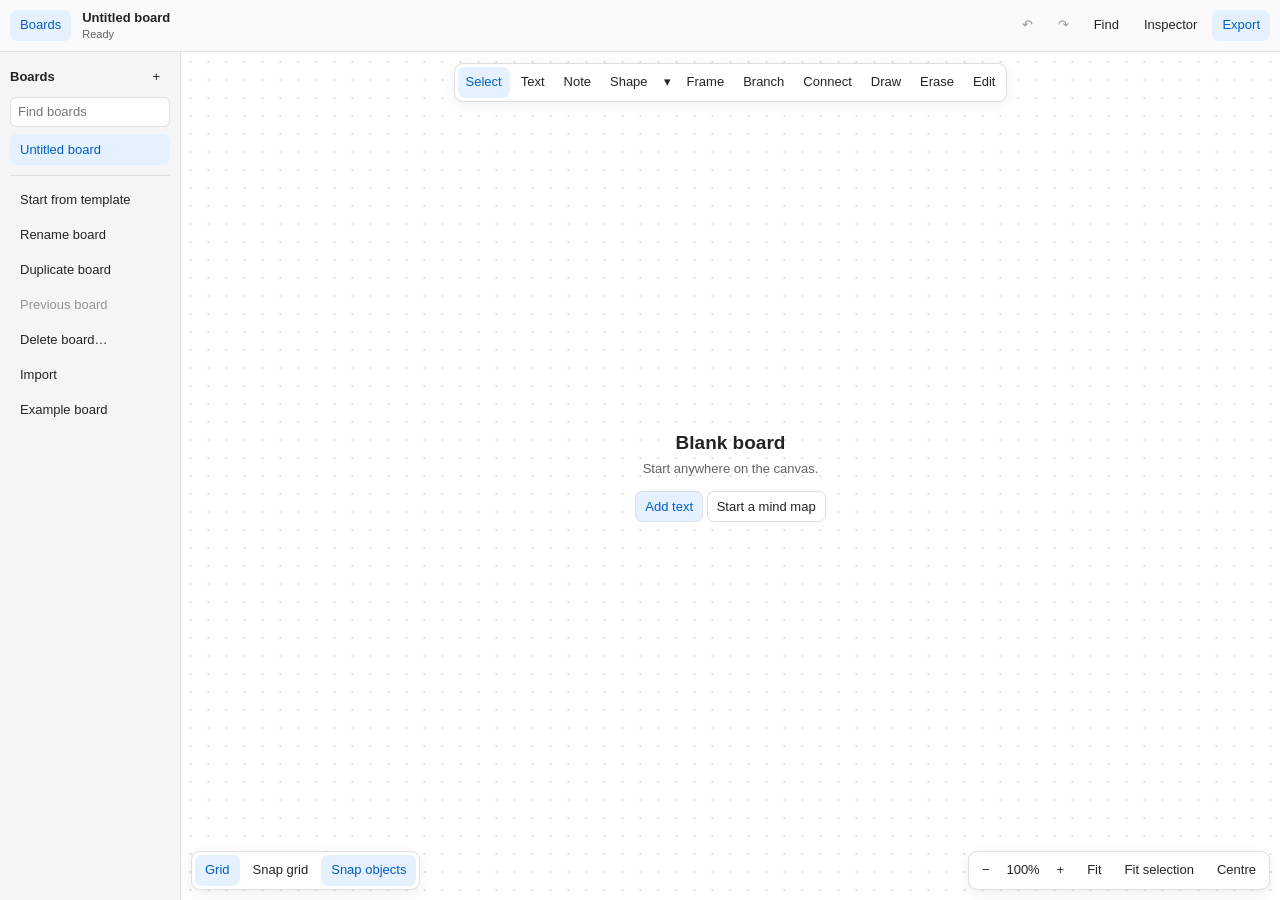
<file: prototype/index.html>
<!doctype html>
<html lang="en">
<head>
  <meta charset="utf-8">
  <meta name="viewport" content="width=device-width, initial-scale=1">
  <meta http-equiv="Content-Security-Policy" content="default-src 'self'; script-src 'self'; style-src 'self'; img-src 'self' blob:; connect-src 'none'; object-src 'none'; base-uri 'none'">
  <title>Mind Mapper</title>
  <link rel="stylesheet" href="workspace.css">
  <script defer src="../src/model.js"></script>
  <script defer src="board.js"></script>
  <script defer src="geometry.js"></script>
  <script defer src="export.js"></script>
  <script defer src="export-dialog.js"></script>
  <script defer src="arrangement.js"></script>
  <script defer src="workflows.js"></script>
  <script defer src="structure.js"></script>
  <script defer src="ink.js"></script>
  <script defer src="wire-controls.js"></script>
  <script defer src="workspace.js"></script>
</head>
<body>
  <header class="titlebar">
    <button type="button" data-command="boards" aria-pressed="true" aria-controls="library">Boards</button>
    <div class="document">
      <input id="board-title" aria-label="Board title" maxlength="120" disabled>
      <span id="status" role="status" aria-live="polite">Opening…</span>
    </div>
    <button type="button" data-command="undo" aria-label="Undo" disabled>↶</button>
    <button type="button" data-command="redo" aria-label="Redo" disabled>↷</button>
    <button type="button" data-command="find" aria-controls="find-panel" aria-expanded="false">Find</button>
    <button type="button" data-command="inspector" aria-pressed="false" aria-controls="inspector">Inspector</button>
    <button type="button" id="export-trigger" class="accent" popovertarget="export-menu">Export</button>
    <div id="export-menu" popover>
      <button type="button" data-command="exportFigure">Figure…</button>
      <button type="button" data-command="exportBoard">Editable board</button>
      <button type="button" data-command="exportLibrary">Editable library</button>
    </div>
  </header>
  <div class="workspace">
    <aside id="library" aria-label="Board library">
      <div class="panel-title"><h2>Boards</h2><button type="button" data-command="new" aria-label="New board">+</button></div>
      <input id="library-search" class="panel-search" type="search" placeholder="Find boards" aria-label="Find boards">
      <nav id="board-list" aria-label="Saved boards"></nav>
      <div class="library-actions">
        <button type="button" popovertarget="starters">Start from template</button>
        <div id="starters" class="popup" popover>
          <button type="button" data-starter="mindmap">Mind map</button>
          <button type="button" data-starter="flowchart">Flowchart</button>
          <button type="button" data-starter="signal">Signal flow</button>
        </div>
        <button type="button" data-command="renameBoard">Rename board</button>
        <button type="button" data-command="duplicateBoard">Duplicate board</button>
        <button type="button" data-command="previousBoard" disabled>Previous board</button>
        <button type="button" data-command="removeBoard">Delete board…</button>
        <button type="button" data-command="open">Import</button>
        <button type="button" data-command="example">Example board</button>
      </div>
    </aside>
    <main aria-label="Mind Mapper board">
      <div id="viewport" tabindex="0" aria-label="Canvas" data-tool="select">
        <div id="world">
          <svg id="diagram" aria-hidden="true"></svg>
          <div id="objects" aria-label="Board objects"></div>
          <svg id="stroke-preview" aria-hidden="true"></svg>
          <svg id="wire-preview" aria-hidden="true"></svg>
          <div id="marquee" hidden></div>
          <div id="guides" aria-hidden="true"></div>
          <div id="handles"></div>
          <div id="ports" aria-label="Connector ports"></div>
          <div id="wire-handles" aria-label="Selected connector handles"></div>
          <textarea id="object-editor" aria-label="Object text" maxlength="20000" spellcheck="true" hidden></textarea>
        </div>
      </div>
      <div id="empty" hidden>
        <h1>Blank board</h1><p>Start anywhere on the canvas.</p>
        <div><button type="button" class="accent" data-start="text">Add text</button>
          <button type="button" data-start="branch">Start a mind map</button></div>
      </div>
      <div class="tools floating" role="group" aria-label="Canvas tools">
        <button type="button" data-tool="select" aria-pressed="true" title="Select or move">Select</button>
        <button type="button" data-tool="text" aria-pressed="false" title="Place text">Text</button>
        <button type="button" data-tool="note" aria-pressed="false" title="Place a note">Note</button>
        <button type="button" data-tool="shape" aria-pressed="false" title="Place a block">Shape</button>
        <button type="button" class="tool-caret" popovertarget="shapes" aria-label="Shape options">▾</button>
        <div id="shapes" class="popup" popover>
          <button type="button" data-shape="rectangle">Rectangle</button>
          <button type="button" data-shape="rounded">Rounded box</button>
          <button type="button" data-shape="decision">Decision</button>
          <button type="button" data-shape="circle">Circle</button>
          <button type="button" data-shape="line">Line</button>
          <button type="button" data-shape="junction">Junction</button>
        </div>
        <button type="button" data-tool="group" aria-pressed="false" title="Place a frame">Frame</button>
        <button type="button" data-tool="branch" aria-pressed="false" title="Place a branch root">Branch</button>
        <button type="button" data-tool="link" aria-pressed="false" title="Select two objects to connect">Connect</button>
        <button type="button" data-tool="draw" aria-pressed="false" title="Draw a stroke">Draw</button>
        <button type="button" data-tool="erase" aria-pressed="false" title="Erase parts of strokes">Erase</button>
        <button type="button" popovertarget="edit-menu">Edit</button>
        <div id="edit-menu" class="popup" popover>
          <button type="button" data-command="cut">Cut</button>
          <button type="button" data-command="copy">Copy</button>
          <button type="button" data-command="paste">Paste</button>
          <button type="button" data-command="duplicate">Duplicate selection</button>
          <button type="button" data-command="outline">Paste outline…</button>
          <button type="button" data-command="copyMarkdown">Copy Markdown</button>
          <button type="button" data-command="copyRich">Copy rich text</button>
        </div>
      </div>
      <div id="branch-tools" class="floating" role="group" aria-label="Mind map branch actions" hidden>
        <button type="button" data-command="branchLeft" title="Add a child on the left">Left child</button>
        <button type="button" data-command="branchRight" title="Add a child on the right">Right child</button>
        <button type="button" data-command="branchSibling">Sibling</button>
        <button type="button" data-command="branchFold">Fold</button>
      </div>
      <div class="view floating" role="group" aria-label="Canvas view">
        <button type="button" data-command="zoomOut" aria-label="Zoom out">−</button>
        <output id="zoom">100%</output>
        <button type="button" data-command="zoomIn" aria-label="Zoom in">+</button>
        <button type="button" data-command="fit" title="Fit whole board">Fit</button>
        <button type="button" data-command="fitSelection">Fit selection</button>
        <button type="button" data-command="centre" title="Centre on the canvas origin">Centre</button>
      </div>
      <div class="snaps floating" role="group" aria-label="Board grid and snapping">
        <button type="button" data-command="grid" aria-pressed="true" title="Show or hide grid">Grid</button>
        <button type="button" data-command="snapGrid" aria-pressed="false" title="Snap movement to grid">Snap grid</button>
        <button type="button" data-command="snapObjects" aria-pressed="true" title="Snap to nearby objects">Snap objects</button>
      </div>
      <div id="find-panel" class="floating" hidden role="region" aria-label="Find in board">
        <div class="find-heading">
          <input id="board-find" type="search" placeholder="Find on this board" aria-label="Find on this board">
          <button type="button" data-command="closeFind" aria-label="Close find">×</button>
        </div>
        <div id="find-results" aria-live="polite"></div>
      </div>
      <div id="notice" class="floating" hidden role="alert">
        <span id="notice-text"></span><button type="button" data-command="save" id="retry" hidden>Try again</button>
        <button type="button" data-command="dismiss" aria-label="Dismiss message">×</button>
      </div>
    </main>
    <aside id="inspector" aria-label="Selection inspector" hidden>
      <div class="panel-title"><h2>Inspector</h2></div>
      <div id="properties"></div>
    </aside>
  </div>
  <dialog id="export-dialog" aria-labelledby="export-heading">
    <form>
      <h2 id="export-heading">Export figure</h2>
      <div class="export-layout">
        <div class="export-preview" id="export-preview">
          <img id="export-image" alt="Preview of the exported figure" hidden>
          <p id="export-empty">Nothing to export in this area.</p>
        </div>
        <fieldset class="export-options" aria-label="Figure settings">
          <div class="export-field"><label for="export-scope">Area</label>
            <select id="export-scope" autofocus>
              <option value="board">Whole board</option>
              <option value="selection">Selection</option>
              <option value="frame">Named frame</option>
            </select>
          </div>
          <div class="export-field" id="export-frame-field" hidden><label for="export-frame">Frame</label> <select id="export-frame"></select></div>
          <div class="export-field"><label for="export-format">Format</label>
            <select id="export-format">
              <option value="svg">SVG</option>
              <option value="pdf">PDF</option>
              <option value="png">PNG</option>
              <option value="jpeg">JPEG</option>
            </select>
          </div>
          <div class="export-field"><label for="export-background">Background</label>
            <select id="export-background">
              <option value="transparent">Transparent</option>
              <option value="white">White</option>
              <option value="board">Canvas</option>
            </select>
          </div>
          <div class="export-field"><label for="export-padding">Padding (px)</label>
            <select id="export-padding">
              <option value="0">0</option>
              <option value="12">12</option>
              <option value="24" selected>24</option>
              <option value="48">48</option>
              <option value="96">96</option>
            </select>
          </div>
          <div class="export-field" id="export-scale-field" hidden><label for="export-scale">Scale</label>
            <select id="export-scale">
              <option value="0.5">0.5×</option>
              <option value="1" selected>1×</option>
              <option value="2">2×</option>
              <option value="3">3×</option>
              <option value="4">4×</option>
            </select>
          </div>
          <label class="export-folds"><input type="checkbox" id="export-folds"> Include folded branches</label>
        </fieldset>
      </div>
      <p id="export-size" aria-live="polite"></p>
      <footer>
        <div class="export-feedback">
          <p id="export-status" role="status"></p>
          <button type="button" id="export-reveal" hidden>Show in Finder</button>
        </div>
        <button type="button" id="export-close">Close</button>
        <button type="button" id="export-share" hidden>Share…</button>
        <button type="submit" id="export-save" class="accent">Save…</button>
      </footer>
    </form>
  </dialog>
  <dialog id="outline-dialog" aria-labelledby="outline-heading">
    <form method="dialog">
      <h2 id="outline-heading">Paste outline</h2>
      <label for="outline-text">Indented text</label>
      <textarea id="outline-text" rows="8" required spellcheck="false"></textarea>
      <footer><button type="submit" value="cancel" formnovalidate>Cancel</button><button type="submit" value="paste" class="accent">Add branches</button></footer>
    </form>
  </dialog>
  <dialog id="delete-dialog" aria-labelledby="delete-heading">
    <form method="dialog">
      <h2 id="delete-heading">Delete board?</h2>
      <p id="delete-title"></p>
      <footer><button type="submit" value="cancel" autofocus>Cancel</button><button type="submit" value="delete" class="danger">Delete board</button></footer>
    </form>
  </dialog>
  <input type="file" id="import-file" accept=".json,.mindmap,application/json" hidden>
</body>
</html>
</file>
<file: prototype/workspace.css>
:root {
  color-scheme: light dark;
  --paper: light-dark(#fff, #1e1e1e);
  --chrome: light-dark(#fafafc, #252528);
  --panel: light-dark(#f5f5f7, #29292d);
  --ink: light-dark(#242426, #e8e8ed);
  --quiet: light-dark(#626268, #a8a8af);
  --line: light-dark(#dedee4, #48484e);
  --wire: light-dark(#71717a, #a7a7b3);
  --grid: light-dark(#dcdce4, #404046);
  --blue: light-dark(#005fc4, #82b9ff);
  --selection: light-dark(#e6f1ff, #28476b);
  --error: light-dark(#a82838, #ff9baa);
  --shadow: light-dark(#20203312, #0005);
  font: 13px/1.4 -apple-system, BlinkMacSystemFont, "Segoe UI", sans-serif;
  color: var(--ink);
  background: var(--paper);
}
* { box-sizing: border-box; }
[hidden] { display: none !important; }
body { margin: 0; height: 100vh; display: flex; flex-direction: column; overflow: hidden; }
button, input, textarea, select { font: inherit; color: inherit; }
button {
  padding: 4px 9px; min-height: 31px; border: 1px solid transparent; border-radius: 7px;
  background: transparent; white-space: nowrap; cursor: pointer;
}
button:hover { background: var(--panel); }
button:disabled { opacity: .45; cursor: default; }
button.accent, button[aria-pressed=true], button[aria-current=true] { background: var(--selection); color: var(--blue); }
:focus-visible { outline: 2px solid var(--blue); outline-offset: 2px; }
.titlebar {
  position: relative; z-index: 4; min-height: 52px; display: flex; gap: 5px;
  align-items: center; padding: 6px 10px; background: var(--chrome); border-bottom: 1px solid var(--line);
}
.document { min-width: 10px; flex: 1; display: grid; align-content: center; padding-inline: 6px; }
#board-title {
  padding: 0; border: 0; background: transparent; font-weight: 600; width: 100%; text-overflow: ellipsis;
}
#status { color: var(--quiet); font-size: 11px; }
#status[data-failed=true] { color: var(--error); }
.workspace { flex: 1; min-height: 0; display: flex; }
aside { width: 181px; flex: none; background: var(--panel); padding: 10px; overflow: auto; }
#library { border-right: 1px solid var(--line); }
#inspector { border-left: 1px solid var(--line); width: 218px; }
.panel-title { display: flex; justify-content: space-between; align-items: center; min-height: 31px; }
h2 { margin: 0; font-size: 13px; font-weight: 600; }
#board-list, .library-actions { display: grid; gap: 4px; }
.panel-search, #board-find, #outline-text {
  width: 100%; min-width: 0; border: 1px solid var(--line); border-radius: 6px;
  background: var(--paper); padding: 5px 7px;
}
.panel-search { margin: 4px 0 7px; }
#board-list button { text-align: start; overflow: hidden; text-overflow: ellipsis; }
.library-actions { margin-top: 10px; border-top: 1px solid var(--line); padding-top: 8px; }
.library-actions button { text-align: start; }
aside button:hover { background: var(--chrome); }
main { position: relative; flex: 1; min-width: 0; }
#viewport {
  position: absolute; inset: 0; overflow: hidden; touch-action: none; outline-offset: -2px;
  background-image: radial-gradient(var(--grid) var(--grid-dot, .75px), transparent calc(var(--grid-dot, .75px) + .15px));
  background-size: 18px 18px; background-position: center;
}
#viewport[data-tool=draw], #viewport[data-tool=link], #viewport[data-tool=erase] { cursor: crosshair; }
#viewport[data-panning=true] { cursor: grabbing; }
#viewport[data-grid=false] { background-image: none; }
#world, #objects, #diagram, #stroke-preview, #wire-preview {
  position: absolute; left: 0; top: 0; width: 0; height: 0; overflow: visible;
}
#world { transform-origin: 0 0; }
#diagram, #stroke-preview, #wire-preview { width: 1px; height: 1px; pointer-events: none; }
#wire-preview .live-wire { stroke: var(--blue); stroke-width: 2; stroke-dasharray: 4 3; fill: none; }
.edge-target { pointer-events: stroke; cursor: pointer; }
.object, #object-editor {
  position: absolute; padding: 7px 10px; margin: 0; text-align: start;
  border: 1px solid var(--line); border-radius: 7px; min-height: 0;
}
.object {
  display: grid; align-content: center; white-space: normal; line-height: 1.25;
  overflow: visible; background: var(--paper); isolation: isolate;
}
.object[data-type=text] { border-color: transparent; background: transparent; }
.object[data-type=shape], .object[data-type=note] { border-color: transparent; background: transparent; }
.object .figure {
  position: absolute; inset: -1px; width: calc(100% + 2px); height: calc(100% + 2px);
  overflow: visible; z-index: -1; pointer-events: none;
}
.object[data-type=branch] { border-radius: 10px; }
.object[data-type=group] { border-color: transparent; align-content: start; background: transparent; pointer-events: none; }
.object[data-type=group] > span { pointer-events: auto; }
.object[data-type=stroke] { background: transparent; border-color: transparent; pointer-events: none; }
.object[data-type=stroke] .stroke-hit { pointer-events: stroke; }
.object.line-object::after { content: ""; position: absolute; inset: -5px 0; }
.object[data-locked=true] { border-style: dashed; }
.object[data-locked=true]::before { content: "Locked"; font-size: 10px; color: var(--quiet); }
.object:hover { border-color: var(--wire); background: var(--paper); }
.object[data-type=stroke]:hover, .object[data-type=shape]:hover,
.object[data-type=note]:hover, .object[data-type=group]:hover { background: transparent; }
.object[aria-pressed=true], .object[data-link-source=true] {
  border-color: var(--blue); box-shadow: 0 0 0 1px var(--blue);
}
.object[data-link-source=true] { border-style: dashed; }
.object[data-target=true] { outline: 2px solid var(--blue); outline-offset: 3px; }
.object span { display: block; white-space: pre; pointer-events: none; }
#marquee {
  position: absolute; pointer-events: none; z-index: 2; border: 1px solid var(--blue);
  background: color-mix(in srgb, var(--blue) 13%, transparent);
}
#guides { position: absolute; width: 0; height: 0; overflow: visible; pointer-events: none; }
.guide { position: absolute; border-color: var(--blue); border-style: dashed; border-width: 0; opacity: .65; }
.guide[data-axis=x] { border-left-width: 1px; }
.guide[data-axis=y] { border-top-width: 1px; }
.handle {
  position: absolute; z-index: 2; min-height: 0;
  width: calc(9px * var(--inverse-zoom, 1)); height: calc(9px * var(--inverse-zoom, 1));
  padding: 0; transform: translate(-50%, -50%); border: 1px solid var(--blue);
  border-radius: 2px; background: var(--paper);
}
.handle:hover { background: var(--selection); }
.handle[data-corner=nw], .handle[data-corner=se] { cursor: nwse-resize; }
.handle[data-corner=ne], .handle[data-corner=sw] { cursor: nesw-resize; }
.port, .wire-handle {
  position: absolute; z-index: 3; min-height: 0; padding: 0;
  width: calc(13px * var(--inverse-zoom, 1)); height: calc(13px * var(--inverse-zoom, 1));
  transform: translate(-50%, -50%); border: 0; border-radius: 50%;
  background: transparent; cursor: crosshair;
}
.port::after, .wire-handle::after {
  content: ""; position: absolute; inset: 2px; border-radius: inherit;
  background: var(--paper); border: 1px solid var(--blue);
}
.port:hover::after, .port[data-target=true]::after, .wire-handle:hover::after { background: var(--blue); }
.wire-handle[data-bend] { border-radius: 2px; cursor: move; }
#object-editor {
  z-index: 2; background: var(--paper); border-color: var(--blue); line-height: 1.25;
  resize: none; overflow: auto;
}
.floating {
  display: flex; align-items: center; gap: 3px; padding: 3px;
  background: var(--paper); border: 1px solid var(--line); border-radius: 9px;
  box-shadow: 0 3px 12px var(--shadow);
}
.tools {
  position: absolute; top: 11px; left: 50%; width: max-content; max-width: calc(100% - 14px);
  transform: translateX(-50%); flex-wrap: wrap; justify-content: center;
}
.tools button { padding-inline: 7px; }
.tools .tool-caret { padding-inline: 4px; }
.view { position: absolute; right: 10px; bottom: 10px; }
.snaps { position: absolute; left: 10px; bottom: 10px; }
#branch-tools { position: absolute; top: 52px; left: 50%; transform: translateX(-50%); }
.view output { min-width: 41px; text-align: center; font-variant-numeric: tabular-nums; }
#empty {
  position: absolute; inset: 0; display: grid; place-content: center; text-align: center;
  pointer-events: none; gap: 4px;
}
#empty h1 { margin: 0; font-size: 19px; font-weight: 600; }
#empty p { margin: 0 0 9px; color: var(--quiet); }
#empty button { pointer-events: auto; border-color: var(--line); background-color: var(--paper); }
#empty button.accent { background: var(--selection); }
#notice {
  position: absolute; inset: auto 10px 58px; max-width: 490px; margin-inline: auto;
  z-index: 5; padding-inline: 8px; justify-content: space-between;
}
#notice span { white-space: normal; overflow-wrap: anywhere; }
#properties { display: grid; gap: 8px; margin-top: 6px; }
#properties p { margin: 0 0 3px; color: var(--quiet); overflow-wrap: anywhere; }
#properties label { display: grid; gap: 3px; font-size: 12px; }
#properties input, #properties select, #properties textarea {
  background: var(--paper); border: 1px solid var(--line); border-radius: 6px;
  width: 100%; padding: 4px 6px;
}
#properties input[type=checkbox] { width: auto; }
#properties button { text-align: start; border-color: var(--line); background: var(--paper); }
#properties fieldset { display: grid; gap: 6px; min-width: 0; margin: 2px 0; padding: 6px; border: 1px solid var(--line); border-radius: 6px; }
#properties legend { color: var(--quiet); font-size: 12px; padding: 0 3px; }
#find-panel {
  position: absolute; display: block; z-index: 5; top: 56px; right: 10px; width: min(310px, calc(100% - 20px));
  padding: 7px; max-height: 50%; overflow: auto;
}
.find-heading { display: flex; align-items: center; gap: 4px; }
#find-results { display: grid; gap: 2px; margin-top: 5px; }
#find-results p { margin: 4px; color: var(--quiet); }
#find-results button { text-align: start; overflow: hidden; text-overflow: ellipsis; }
#export-menu, .popup, dialog {
  position: absolute; inset: 42px 9px auto auto; margin: 0; padding: 5px; min-width: 130px;
  background: var(--paper); color: var(--ink); border: 1px solid var(--line);
  border-radius: 8px; box-shadow: 0 3px 12px var(--shadow);
}
#export-menu button, .popup button { display: block; width: 100%; text-align: start; }
.popup { position: fixed; inset: auto; max-height: 70vh; overflow: auto; }
dialog { position: fixed; inset: 0; margin: auto; width: min(390px, calc(100vw - 26px)); padding: 16px; }
dialog form { display: grid; gap: 9px; }
dialog p { margin: 0; overflow-wrap: anywhere; }
dialog footer { display: flex; justify-content: end; gap: 5px; }
dialog::backdrop { background: #0006; }
#export-dialog { width: min(800px, calc(100vw - 26px)); max-height: calc(100vh - 26px); }
#export-dialog h2 { font-size: 15px; padding-bottom: 3px; }
.export-layout { display: grid; grid-template-columns: minmax(0, 1fr) 179px; gap: 12px; }
.export-preview {
  min-width: 0; min-height: 175px; height: min(52vh, 410px); display: grid; place-items: center;
  grid-template: minmax(0, 1fr) / minmax(0, 1fr);
  padding: 12px; overflow: hidden; border: 1px solid var(--line); border-radius: 7px;
  background: var(--panel);
}
.export-preview[data-transparent="true"] {
  background: repeating-conic-gradient(#fcfcfd 0% 25%, #f0f0f3 0% 50%) 0 0 / 16px 16px;
}
.export-preview img { width: 100%; height: 100%; object-fit: contain; }
.export-preview p, #export-size, #export-status { font-size: 12px; color: var(--quiet); }
#export-size:empty { display: none; }
.export-feedback { flex: 1; min-width: 0; align-self: center; }
#export-status[data-saved="true"] { color: var(--ink); font-weight: 600; }
#export-status[data-error="true"] { color: var(--error); }
#export-reveal { min-height: 24px; padding: 0 5px; margin-inline-start: -5px; color: var(--blue); }
.export-options { display: grid; align-content: start; gap: 8px; border: 0; padding: 0; margin: 0; min-width: 0; }
.export-field { display: grid; gap: 3px; min-width: 0; }
.export-options label { font-size: 12px; }
.export-options select {
  background: var(--paper); border: 1px solid var(--line); border-radius: 6px;
  min-height: 29px; width: 100%; padding: 2px 5px;
}
.export-options .export-folds { display: flex; align-items: center; gap: 5px; margin-top: 4px; }
.export-folds input { margin: 1px; }
button.danger { color: var(--error); border-color: var(--line); }
@media (max-width: 525px) {
  .export-layout { grid-template-columns: minmax(0, 1fr); }
  .export-preview { height: 32vh; }
  .export-options { grid-template-columns: repeat(2, minmax(0, 1fr)); }
}
@media (max-width: 860px) {
  .snaps { bottom: 47px; }
  #notice { bottom: 93px; }
}
@media (max-width: 760px) {
  #library { width: 145px; }
  .tools button { padding-inline: 5px; }
  #branch-tools { top: 84px; }
  #inspector { position: absolute; right: 0; top: 111px; bottom: 0; z-index: 3; box-shadow: -5px 0 16px var(--shadow); }
}
</file>
